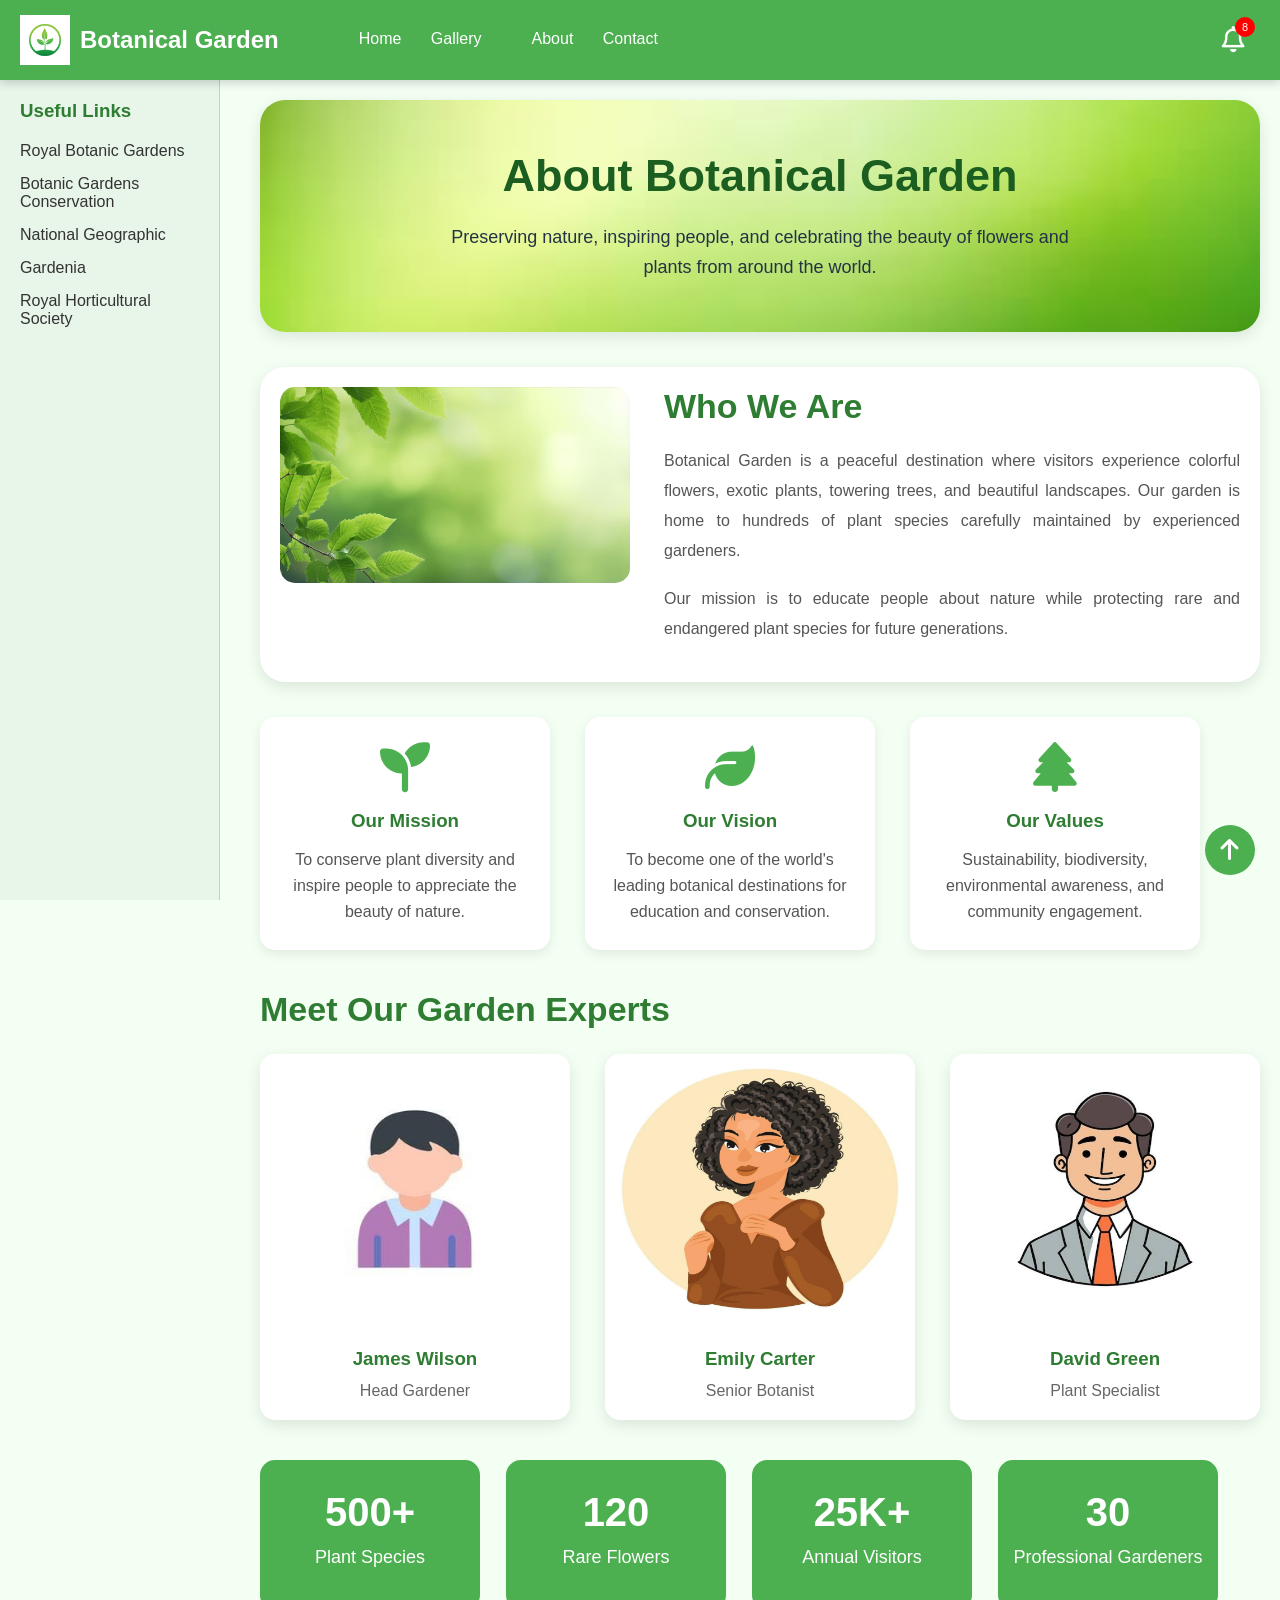
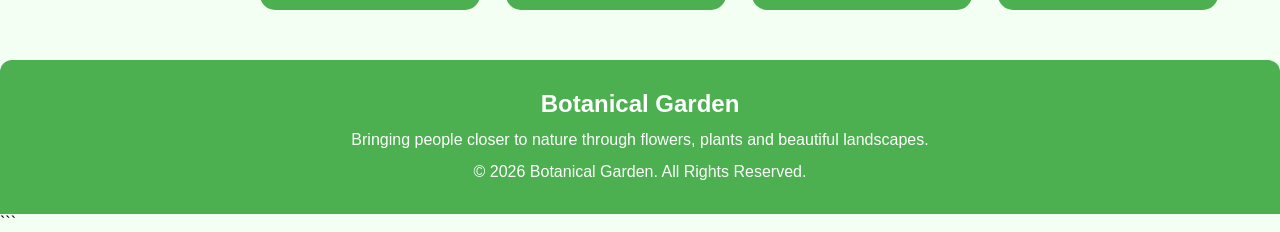
<file: about.html>
<!DOCTYPE html>
<html lang="en">

<head>

    <meta charset="UTF-8">
    <meta name="viewport" content="width=device-width, initial-scale=1.0">

    <title>Botanical Garden</title>

    <link rel="stylesheet" href="style.css">
<link rel="stylesheet" href="about.css">
    <link rel="stylesheet"
        href="https://cdnjs.cloudflare.com/ajax/libs/font-awesome/6.7.2/css/all.min.css">
<link rel="icon" href="https://marketplace.canva.com/ARZ8E/MAFmAUARZ8E/1/tl/canva-natural-leaf-icon.-100%25-naturals-vector-image-MAFmAUARZ8E.png" type="image/.wepb">
</head>

<body id="top">

<header>

    <div class="logo">

        <img src="images/logo.png" alt="Logo">

        <h2>Botanical Garden</h2>

    </div>

    <nav>

      
    <ul class="menu">

                <li><a href="index.html">Home</a></li>
               
                <li><a href="gallery.html">Gallery</a><li>
                <li><a href="about.html">About</a></li>
                <li><a href="contact.html">Contact</a></li>

            </ul>

    </nav>

    <div class="bell">

        <i class="fa-regular fa-bell"></i>

        <span>8</span>

    </div>

    <div class="clear"></div>

</header>

<aside>

    <h3>Useful Links</h3>

    <ul>

        <li><a href="https://www.kew.org" target="_blank">Royal Botanic Gardens</a></li>

        <li><a href="https://www.bgci.org" target="_blank">Botanic Gardens Conservation</a></li>

        <li><a href="https://www.nationalgeographic.com" target="_blank">National Geographic</a></li>

        <li><a href="https://www.gardenia.net" target="_blank">Gardenia</a></li>

        <li><a href="https://www.rhs.org.uk" target="_blank">Royal Horticultural Society</a></li>

    </ul>

</aside>

<main class="main">

    <section class="about-banner">

        <h1>About Botanical Garden</h1>

        <p>

            Preserving nature, inspiring people, and celebrating
            the beauty of flowers and plants from around the world.

        </p>

    </section>

    <section class="about-intro">

        <div class="about-image">

            <img src="images/banner.jpg" alt="Botanical Garden">

        </div>

        <div class="about-content">

            <h2>Who We Are</h2>

            <p>

                Botanical Garden is a peaceful destination where visitors
                experience colorful flowers, exotic plants, towering trees,
                and beautiful landscapes. Our garden is home to hundreds of
                plant species carefully maintained by experienced gardeners.

            </p>

            <p>

                Our mission is to educate people about nature while protecting
                rare and endangered plant species for future generations.

            </p>

        </div>

        <div class="clear"></div>

    </section>

    <section class="mission-section">

        <div class="mission-card">

            <i class="fa-solid fa-seedling"></i>

            <h3>Our Mission</h3>

            <p>

                To conserve plant diversity and inspire people to
                appreciate the beauty of nature.

            </p>

        </div>

        <div class="mission-card">

            <i class="fa-solid fa-leaf"></i>

            <h3>Our Vision</h3>

            <p>

                To become one of the world's leading botanical
                destinations for education and conservation.

            </p>

        </div>

        <div class="mission-card">

            <i class="fa-solid fa-tree"></i>

            <h3>Our Values</h3>

            <p>

                Sustainability, biodiversity, environmental awareness,
                and community engagement.

            </p>

        </div>
 <div class="clear"></div>
    </section>
 <div class="clear"></div>
    <section class="team-section">

        <h2>Meet Our Garden Experts</h2>

        <div class="team-grid">

            <div class="team-card">

                <img src="images/team1.jpg" alt="Head Gardener">

                <h3>James Wilson</h3>

                <p>Head Gardener</p>

            </div>

            <div class="team-card">

                <img src="images/team2.jpg" alt="Botanist">

                <h3>Emily Carter</h3>

                <p>Senior Botanist</p>

            </div>

            <div class="team-card">

                <img src="images/team3.jpg" alt="Plant Specialist">

                <h3>David Green</h3>

                <p>Plant Specialist</p>

            </div>

        </div>
 <div class="clear"></div>
    </section>

    <section class="stats-section">

        <div class="stat-card">

            <h2>500+</h2>

            <p>Plant Species</p>

        </div>

        <div class="stat-card">

            <h2>120</h2>

            <p>Rare Flowers</p>

        </div>

        <div class="stat-card">

            <h2>25K+</h2>

            <p>Annual Visitors</p>

        </div>

        <div class="stat-card">

            <h2>30</h2>

            <p>Professional Gardeners</p>

        </div>
 <div class="clear"></div>
    </section>
<!-- 
    <div class="ad">

        <img src="images/ad.jpg" alt="Advertisement">

        <h3>Flower Festival</h3>

        <p>

            Visit our annual Botanical Flower Festival this weekend.

        </p>

    </div> -->

    <a href="#top" class="top">

        <i class="fa-solid fa-arrow-up"></i>

    </a>

</main>

<footer>

    <h2>Botanical Garden</h2>

    <p>

        Bringing people closer to nature through flowers,
        plants and beautiful landscapes.

    </p>

    <p>

        © 2026 Botanical Garden. All Rights Reserved.

    </p>

</footer>

</body>

</html>
```
</file>
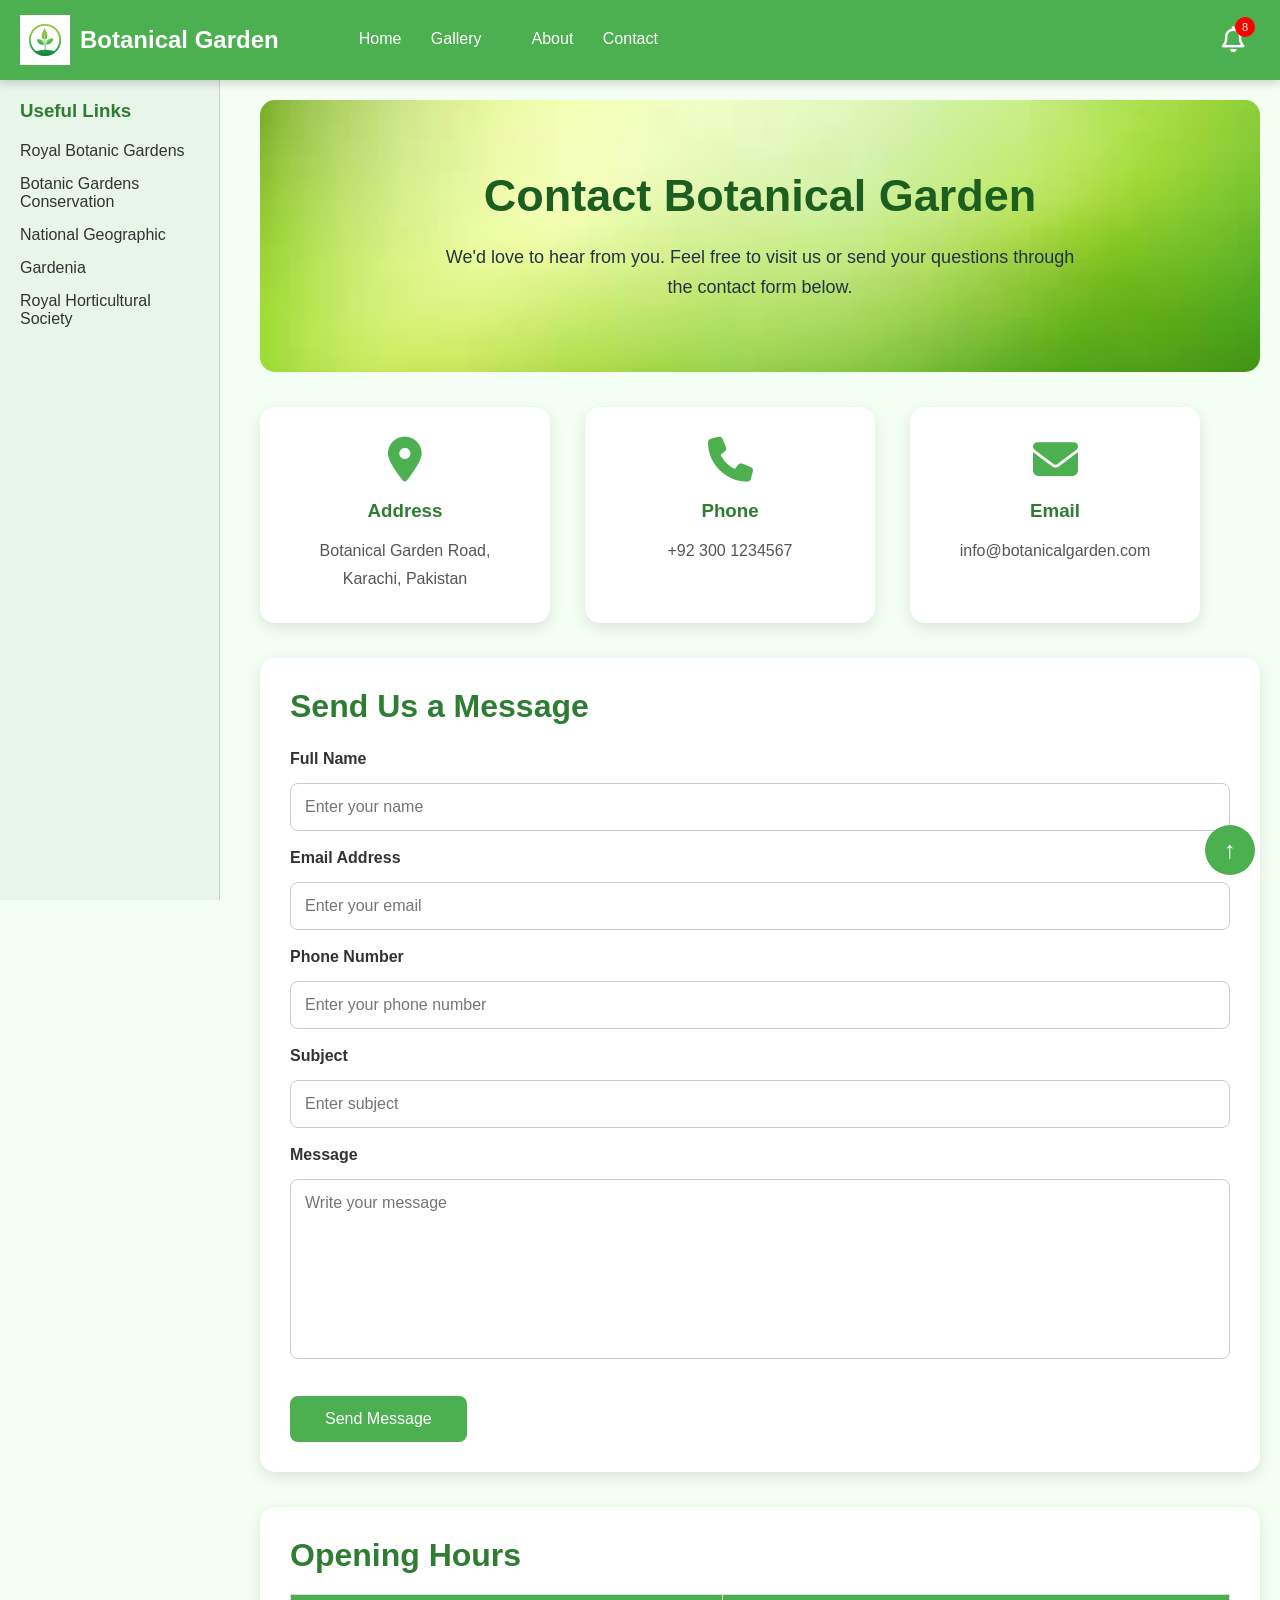
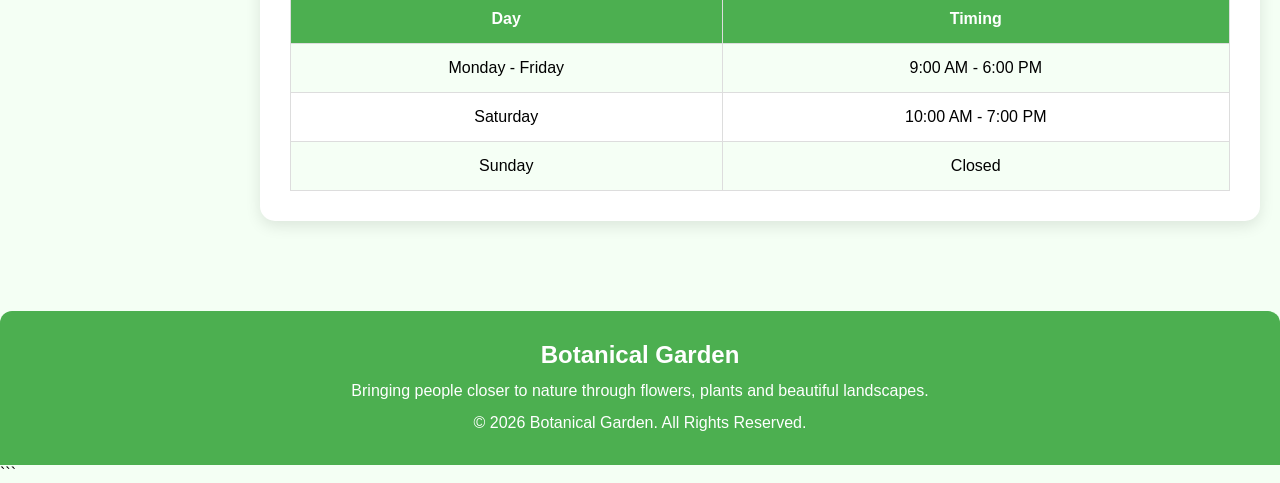
<file: contact.html>
<!DOCTYPE html>
<html lang="en">

<head>

    <meta charset="UTF-8">
    <meta name="viewport" content="width=device-width, initial-scale=1.0">

    <title>Botanical Garden</title>

    <link rel="stylesheet" href="style.css">
    <link rel="stylesheet" href="contact.css">

    <link rel="stylesheet"
        href="https://cdnjs.cloudflare.com/ajax/libs/font-awesome/6.7.2/css/all.min.css">
<link rel="icon" href="https://marketplace.canva.com/ARZ8E/MAFmAUARZ8E/1/tl/canva-natural-leaf-icon.-100%25-naturals-vector-image-MAFmAUARZ8E.png" type="image/.wepb">
</head>

<body id="top">

<header>

    <div class="logo">

        <img src="images/logo.png" alt="Logo">

        <h2>Botanical Garden</h2>

    </div>

    <nav>

      <ul class="menu">

                <li><a href="index.html">Home</a></li>
              
                <li><a href="gallery.html">Gallery</a><li>
                <li><a href="about.html">About</a></li>
                <li><a href="contact.html">Contact</a></li>

            </ul>
    </nav>

    <div class="bell">

        <i class="fa-regular fa-bell"></i>

        <span>8</span>

    </div>

    <div class="clear"></div>

</header>

<aside>

    <h3>Useful Links</h3>

    <ul>

        <li><a href="https://www.kew.org" target="_blank">Royal Botanic Gardens</a></li>

        <li><a href="https://www.bgci.org" target="_blank">Botanic Gardens Conservation</a></li>

        <li><a href="https://www.nationalgeographic.com" target="_blank">National Geographic</a></li>

        <li><a href="https://www.gardenia.net" target="_blank">Gardenia</a></li>

        <li><a href="https://www.rhs.org.uk" target="_blank">Royal Horticultural Society</a></li>

    </ul>

</aside>

<div class="main">

    <section class="contact-banner">

        <h1>Contact Botanical Garden</h1>

        <p>

            We'd love to hear from you. Feel free to visit us or
            send your questions through the contact form below.

        </p>

    </section>

    <section class="contact-details">

        <div class="info-box">

            <i class="fa-solid fa-location-dot"></i>

            <h3>Address</h3>

            <p>

                Botanical Garden Road,<br>

                Karachi, Pakistan

            </p>

        </div>

        <div class="info-box">

            <i class="fa-solid fa-phone"></i>

            <h3>Phone</h3>

            <p>

                +92 300 1234567 <br><br>

            </p>

        </div>

        <div class="info-box" class="email1">

            <i class="fa-solid fa-envelope"></i>

            <h3>Email</h3>

            <p>

                info@botanicalgarden.com <br><br>

            </p>

        </div>

        <div class="clear"></div>

    </section>

    <section class="contact-form-section">

        <h2>Send Us a Message</h2>

        <form>

            <label>Full Name

            <input type="text" placeholder="Enter your name" required></label>

            <label>Email Address

            <input type="email" placeholder="Enter your email"></label>

            <label>Phone Number

            <input type="tel" placeholder="Enter your phone number"></label>

            <label>Subject

            <input type="text" placeholder="Enter subject"></label>

            <label>Message

            <textarea placeholder="Write your message"></textarea></label>

            <button type="submit">

                Send Message

            </button>

        </form>

    </section>

    <section class="opening-hours">

        <h2>Opening Hours</h2>

        <table>

            <tr>

                <th>Day</th>

                <th>Timing</th>

            </tr>

            <tr>

                <td>Monday - Friday</td>

                <td>9:00 AM - 6:00 PM</td>

            </tr>

            <tr>

                <td>Saturday</td>

                <td>10:00 AM - 7:00 PM</td>

            </tr>

            <tr>

                <td>Sunday</td>

                <td>Closed</td>

            </tr>

        </table>

    </section>
<!-- 
    <div class="ad">

        <img src="images/ad.jpg" alt="Advertisement">

        <h3>Flower Festival</h3>

        <p>

            Join us this weekend for our annual flower exhibition.

        </p>

    </div> -->

    <a href="#top" class="top">

        ↑

    </a>

</div>

<footer>

    <h2>Botanical Garden</h2>

    <p>

        Bringing people closer to nature through flowers,
        plants and beautiful landscapes.

    </p>

    <p>

        © 2026 Botanical Garden. All Rights Reserved.

    </p>

</footer>

</body>

</html>
```
</file>
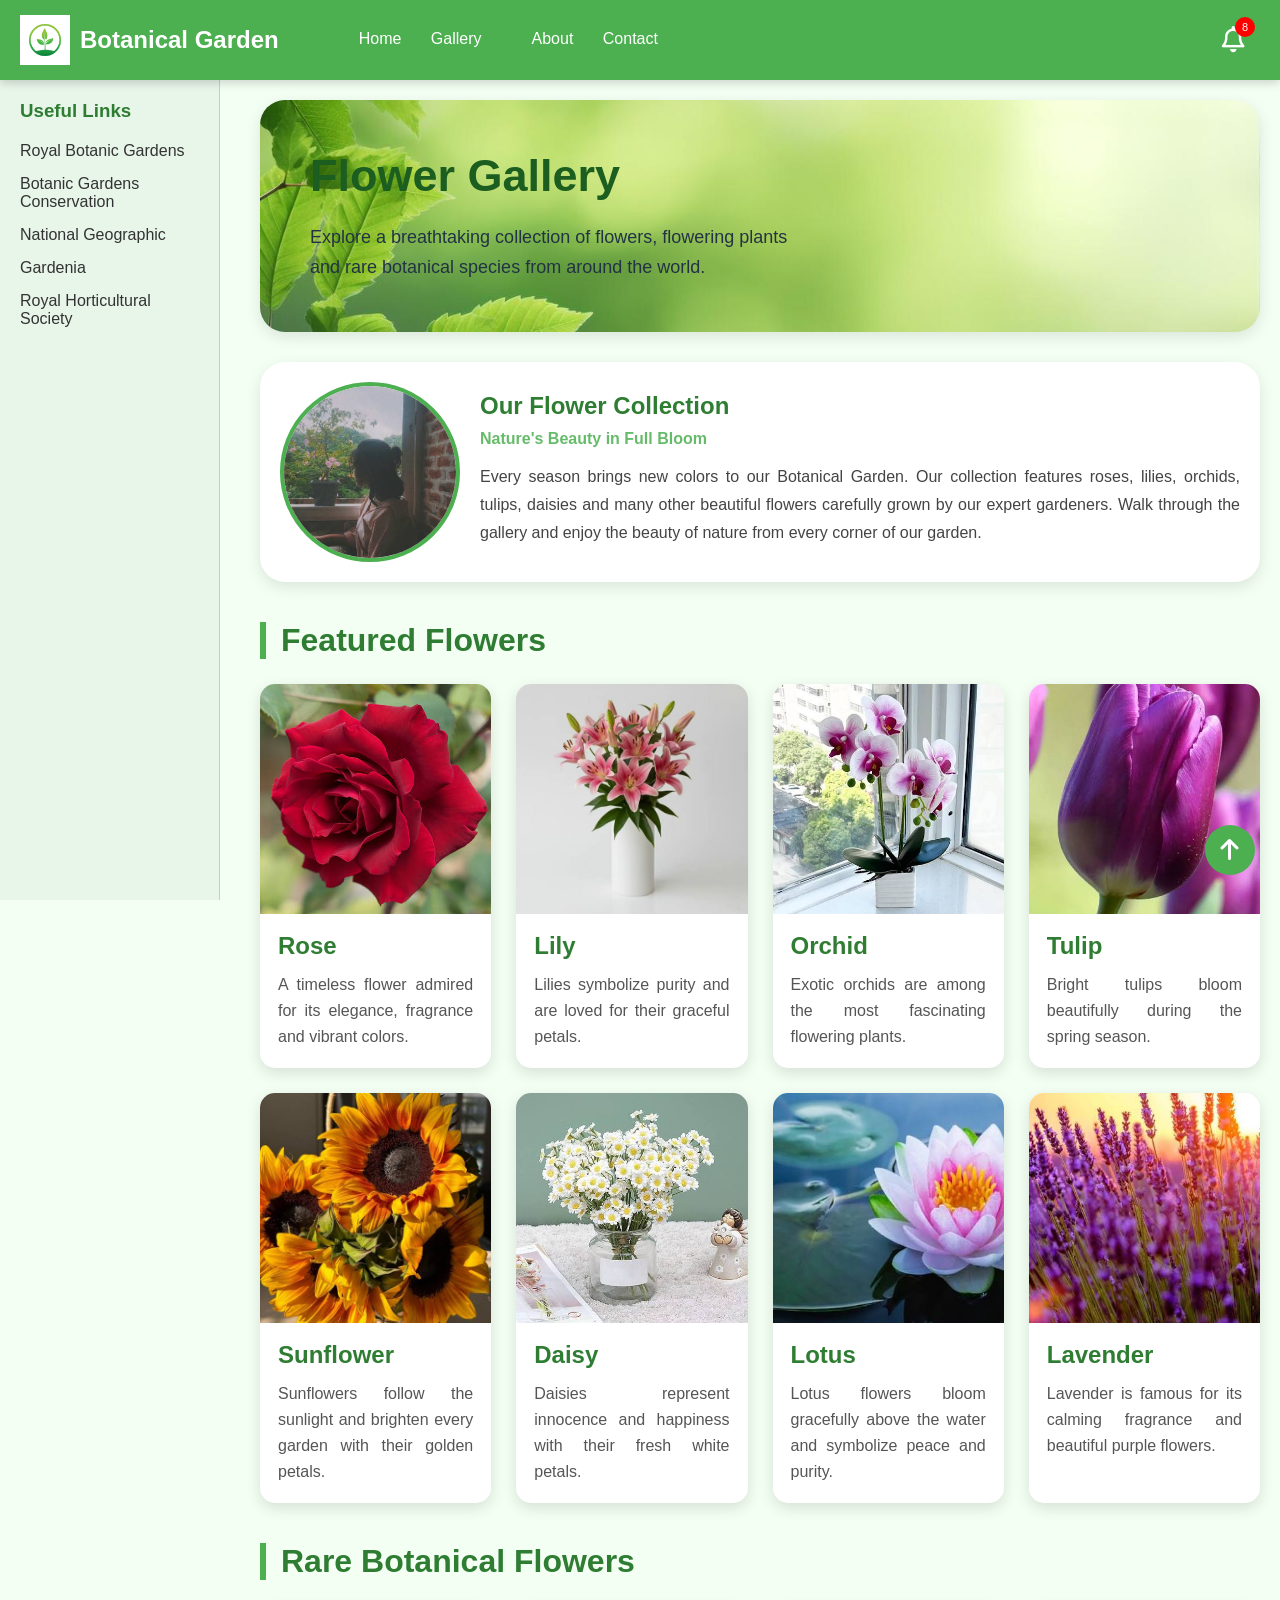
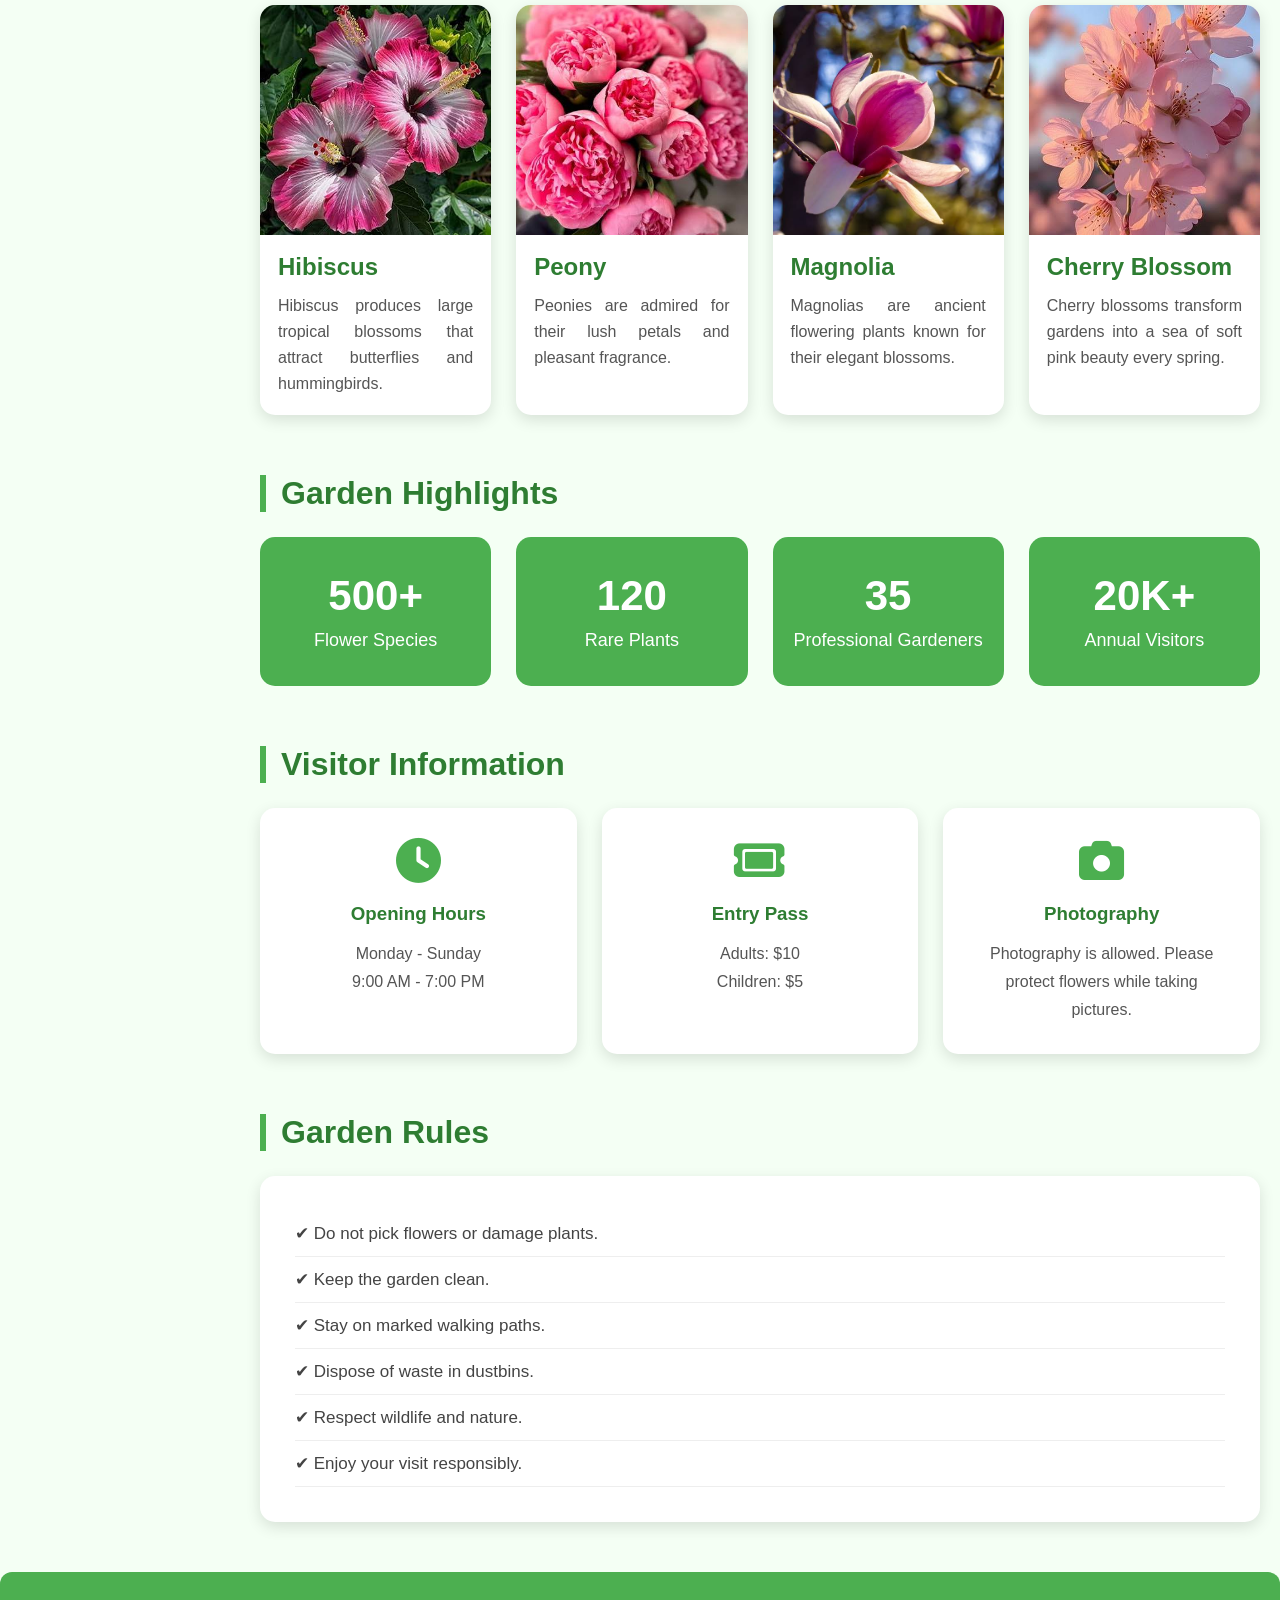
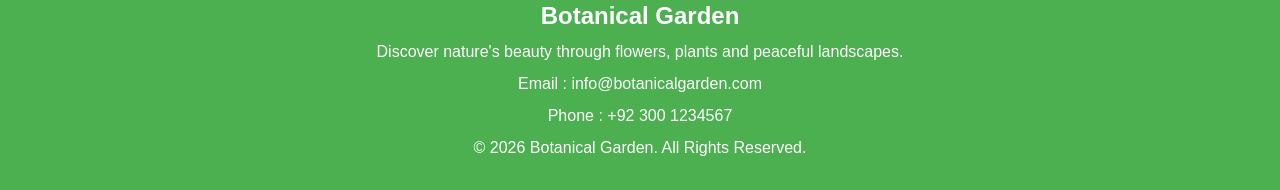
<file: gallery.html>
<!DOCTYPE html>
<html lang="en">

<head>

    <meta charset="UTF-8">
    <meta name="viewport" content="width=device-width, initial-scale=1.0">
    <title>Botanical Garden</title>

    <link rel="stylesheet" href="style.css">
<link rel="stylesheet" href="gallery.css">
    <link rel="stylesheet"
        href="https://cdnjs.cloudflare.com/ajax/libs/font-awesome/6.7.2/css/all.min.css">
<link rel="icon" href="https://marketplace.canva.com/ARZ8E/MAFmAUARZ8E/1/tl/canva-natural-leaf-icon.-100%25-naturals-vector-image-MAFmAUARZ8E.png" type="image/.wepb">
</head>

<body id="top">

<header>

    <div class="logo">

        <img src="images/logo.png" alt="Botanical Garden Logo">

        <h2>Botanical Garden</h2>

    </div>

    <ul class="menu">

                <li><a href="index.html">Home</a></li>
               
                <li><a href="gallery.html">Gallery</a><li>
                <li><a href="about.html">About</a></li>
                <li><a href="contact.html">Contact</a></li>

            </ul>

    <div class="bell">

        <i class="fa-regular fa-bell"></i>

        <span>8</span>

    </div>

    <div class="clear"></div>

</header>

<aside>

    <h3>Useful Links</h3>

    <ul>

        <li>
            <a href="https://www.kew.org" target="_blank">
                Royal Botanic Gardens
            </a>
        </li>

        <li>
            <a href="https://www.bgci.org" target="_blank">
                Botanic Gardens Conservation
            </a>
        </li>

        <li>
            <a href="https://www.nationalgeographic.com" target="_blank">
                National Geographic
            </a>
        </li>

        <li>
            <a href="https://www.gardenia.net" target="_blank">
                Gardenia
            </a>
        </li>

        <li>
            <a href="https://www.rhs.org.uk" target="_blank">
                Royal Horticultural Society
            </a>
        </li>

    </ul>

</aside>

<main class="main">

    <section class="banner">

        <h1>Flower Gallery</h1>

        <p>

            Explore a breathtaking collection of flowers,
            flowering plants and rare botanical species
            from around the world.

        </p>

    </section>

    <section class="profile">

        <img src="images/gardener.jpg" alt="Flower Collection">

        <div class="text">

            <h2>Our Flower Collection</h2>

            <h4>Nature's Beauty in Full Bloom</h4>

            <p>

                Every season brings new colors to our Botanical
                Garden. Our collection features roses, lilies,
                orchids, tulips, daisies and many other beautiful
                flowers carefully grown by our expert gardeners.
                Walk through the gallery and enjoy the beauty of
                nature from every corner of our garden.

            </p>

        </div>

        <div class="clear"></div>

    </section>

    <section class="gallery-section">

        <h2 class="section-title">

            Featured Flowers

        </h2>

        <div class="gallery-grid">

            <article class="gallery-card">

                <img src="images/rose.jpg" alt="Rose">

                <div class="gallery-content">

                    <h3>Rose</h3>

                    <p>

                        A timeless flower admired for its
                        elegance, fragrance and vibrant colors.

                    </p>

                </div>

            </article>

            <article class="gallery-card">

                <img src="images/lily.jpg" alt="Lily">

                <div class="gallery-content">

                    <h3>Lily</h3>

                    <p>

                        Lilies symbolize purity and are loved
                        for their graceful petals.

                    </p>

                </div>

            </article>

            <article class="gallery-card">

                <img src="images/orchid.jpg" alt="Orchid">

                <div class="gallery-content">

                    <h3>Orchid</h3>

                    <p>

                        Exotic orchids are among the most
                        fascinating flowering plants.

                    </p>

                </div>

            </article>

            <article class="gallery-card">

                <img src="images/tulip.jpg" alt="Tulip">

                <div class="gallery-content">

                    <h3>Tulip</h3>

                    <p>

                        Bright tulips bloom beautifully during
                        the spring season.

                    </p>

                </div>

            </article>
                        <article class="gallery-card">

                <img src="images/sunflower.jpg" alt="Sunflower">

                <div class="gallery-content">

                    <h3>Sunflower</h3>

                    <p>

                        Sunflowers follow the sunlight and brighten every
                        garden with their golden petals.

                    </p>

                </div>

            </article>

            <article class="gallery-card">

                <img src="images/daisy.jpg" alt="Daisy">

                <div class="gallery-content">

                    <h3>Daisy</h3>

                    <p>

                        Daisies represent innocence and happiness with
                        their fresh white petals.

                    </p>

                </div>

            </article>

            <article class="gallery-card">

                <img src="images/lotus.jpg" alt="Lotus">

                <div class="gallery-content">

                    <h3>Lotus</h3>

                    <p>

                        Lotus flowers bloom gracefully above the water
                        and symbolize peace and purity.

                    </p>

                </div>

            </article>

            <article class="gallery-card">

                <img src="images/lavender.jpg" alt="Lavender">

                <div class="gallery-content">

                    <h3>Lavender</h3>

                    <p>

                        Lavender is famous for its calming fragrance
                        and beautiful purple flowers.

                    </p>

                </div>

            </article>

        </div>

    </section>

    <section class="gallery-section">

        <h2 class="section-title">

            Rare Botanical Flowers

        </h2>

        <div class="gallery-grid">

            <article class="gallery-card">

                <img src="images/hibiscus.jpg" alt="Hibiscus">

                <div class="gallery-content">

                    <h3>Hibiscus</h3>

                    <p>

                        Hibiscus produces large tropical blossoms that
                        attract butterflies and hummingbirds.

                    </p>

                </div>

            </article>

            <article class="gallery-card">

                <img src="images/peony.jpg" alt="Peony">

                <div class="gallery-content">

                    <h3>Peony</h3>

                    <p>

                        Peonies are admired for their lush petals
                        and pleasant fragrance.

                    </p>

                </div>

            </article>

            <article class="gallery-card">

                <img src="images/magolia.jpg" alt="Magnolia">

                <div class="gallery-content">

                    <h3>Magnolia</h3>

                    <p>

                        Magnolias are ancient flowering plants known
                        for their elegant blossoms.

                    </p>

                </div>

            </article>

            <article class="gallery-card">

                <img src="images/cherry.jpg" alt="Cherry Blossom">

                <div class="gallery-content">

                    <h3>Cherry Blossom</h3>

                    <p>

                        Cherry blossoms transform gardens into a sea
                        of soft pink beauty every spring.

                    </p>

                </div>

            </article>

        </div>

    </section>

    <section class="garden-facts">

        <h2 class="section-title">

            Garden Highlights

        </h2>

        <div class="fact-grid">

            <div class="fact-card">

                <h3>500+</h3>

                <p>Flower Species</p>

            </div>

            <div class="fact-card">

                <h3>120</h3>

                <p>Rare Plants</p>

            </div>

            <div class="fact-card">

                <h3>35</h3>

                <p>Professional Gardeners</p>

            </div>

            <div class="fact-card">

                <h3>20K+</h3>

                <p>Annual Visitors</p>

            </div>

        </div>

    </section>
        <section class="visitor-section">

        <h2 class="section-title">

            Visitor Information

        </h2>

        <div class="visitor-grid">

            <article class="visitor-card">

                <i class="fa-solid fa-clock"></i>

                <h3>Opening Hours</h3>

                <p>

                    Monday - Sunday

                    <br>

                    9:00 AM - 7:00 PM

                </p>

            </article>

            <article class="visitor-card">

                <i class="fa-solid fa-ticket"></i>

                <h3>Entry Pass</h3>

                <p>

                    Adults: $10

                    <br>

                    Children: $5

                </p>

            </article>

            <article class="visitor-card">

                <i class="fa-solid fa-camera"></i>

                <h3>Photography</h3>

                <p>

                    Photography is allowed.

                    Please protect flowers while taking pictures.

                </p>

            </article>

        </div>

    </section>

  <!-- Garden Rules -->

    <section class="visitor-section">

        <h2 class="section-title">

            Garden Rules

        </h2>

        <div class="rules">

            <ul>

                <li>✔ Do not pick flowers or damage plants.</li>

                <li>✔ Keep the garden clean.</li>

                <li>✔ Stay on marked walking paths.</li>

                <li>✔ Dispose of waste in dustbins.</li>

                <li>✔ Respect wildlife and nature.</li>

                <li>✔ Enjoy your visit responsibly.</li>

            </ul>

        </div>

    </section>

</main>

<!-- 

<div class="ad">

    <img src="images/ad.jpg" alt="Flower Festival">

    <h3>Flower Festival 2026</h3>

    <p>

        Visit our annual Botanical Flower Festival
        and explore hundreds of blooming flowers.

    </p>

</div> -->



<a href="#top" class="top">

    <i class="fa-solid fa-arrow-up"></i>

</a>



<footer>

    <h2>Botanical Garden</h2>

    <p>

        Discover nature's beauty through flowers,
        plants and peaceful landscapes.

    </p>

    <p>

        Email : info@botanicalgarden.com

    </p>

    <p>

        Phone : +92 300 1234567

    </p>

    <p>

        © 2026 Botanical Garden. All Rights Reserved.

    </p>

</footer>

</body>

</html>
</file>
<file: style.css>
* {
  margin: 0;
  padding: 0;
  box-sizing: border-box;
  font-family: Arial, Helvetica, sans-serif;
}

body {
  background: #f4fff4;
}

/*  Clear  */

.clear {
  clear: both;
}

/*  Header  */

header {
  width: 100%;
  height: 80px;

  background: #4caf50;
z-index: 999;

  top: 0;
  left: 0;
position: sticky;
top: 0;
 

  box-shadow: 0 2px 10px rgba(0, 0, 0, 0.2);
}

/*  Logo  */

.logo {
  float: left;
  margin-left: 20px;
  margin-top: 15px;
}

.logo img {
  width: 50px;

  float: left;

  margin-right: 10px;
}

.logo h2 {
  float: left;

  color: white;

  line-height: 50px;
}

/*  Menu  */

.menu {
  list-style: none;

  float: left;

  margin-left: 80px;
  margin-top: 30px;
}

.menu li {
  display: inline-block;

  margin-right: 25px;
}

.menu li a {
  color: white;

  text-decoration: none;

  transition: 1.3s;
}

.menu li a:hover {
  color: #dfffd6;
   transform: translateY(-8px);
padding: 10px;
  box-shadow: 0 12px 25px rgba(0, 0, 0, 0.15);
  background-color: #66bb6a;

}

.menu li a:active{
  font-weight: 400;
    border: 2px solid rgb(11, 79, 11);
}
/*  Notification  */

.bell {
  float: right;

  margin-right: 35px;
  margin-top: 25px;

  font-size: 26px;

  color: white;

  position: relative;

  cursor: pointer;
}

.bell span {
  width: 20px;
  height: 20px;

  background: red;

  color: white;

  border-radius: 50%;

  position: absolute;

  top: -8px;
  right: -10px;

  text-align: center;

  line-height: 20px;

  font-size: 11px;
}

/*  Sidebar  */

aside {
  width: 220px;

  background: #e8f5e9;

  position: fixed;

  top: 80px;
  left: 0px;
  bottom: 0px;

  padding: 20px;

  border-right: 1px solid #cccccc;
}

aside h3 {
  color: #2e7d32;

  margin-bottom: 20px;
}

aside ul {
  list-style-type: none;
}

aside li {
  margin-bottom: 15px;
}

aside a {
  text-decoration: none;

  color: #333;

  transition: 0.3s;
}

aside a:hover {
  color: #2e7d32;

  padding-left: 8px;
}

/*  Main  */

.main {
  margin-left: 240px;

 

  padding: 20px;
}

/*  Banner  */

.banner {
  background: white;

  border-radius: 25px;

  padding: 50px;

  background-image: url(images/banner.jpg);

  background-size: cover;

  background-position: center;

  box-shadow: 0 5px 15px rgba(0, 0, 0, 0.1);
}

.banner h1 {
  color: #1b5e20;

  font-size: 45px;

  margin-bottom: 20px;
}

.banner p {
  width: 55%;

  font-size: 18px;

  line-height: 30px;

  color: #234;
}

/* Profile Section */

.profile {
  width: 100%;

  background: white;

  margin-top: 30px;

  padding: 20px;

  border-radius: 25px;

  box-shadow: 0 5px 15px rgba(0, 0, 0, 0.1);

 
}

.profile img {
  width: 180px;
  height: 180px;

  float: left;

  margin-right: 20px;

  border-radius: 50%;

  border: 4px solid #4caf50;
}

.text {
  padding-top: 10px;
}

.text h2 {
  color: #2e7d32;

  margin-bottom: 10px;
}

.text h4 {
  color: #66bb6a;

  margin-bottom: 15px;
}

.text p {
  color: #444;

  line-height: 28px;

  text-align: justify;
}

/* Cards */

.cards {
  margin-top: 35px;

}

.card {
  width: 31%;

  float: left;

  margin-right: 20px;

  margin-bottom: 25px;

  background: white;

  border-radius: 15px;

  padding: 15px;

  box-shadow: 0 4px 12px rgba(0, 0, 0, 0.08);

  transition: 0.3s;
  position: relative;
}

/* .card:nth-child(3),
.card:nth-child(6) {
  margin-right: 0;
} */

.card:hover {
  transform: translateY(-8px);

  box-shadow: 0 12px 25px rgba(0, 0, 0, 0.15);
}

/* NEW Badge */
div span{
  display: inline-block;
}

.new {
 position: absolute;
 top: 5px;
 right: 5px;
  background: #ff4d4d;

  color: white;

  padding: 4px 10px;

  border-radius: 20px;

  font-size: 11px;


}

.card:hover .new{

    background:red;

    transform:scale(1.2);

    transition:.3s;
  font-weight: bold;
}

/* Card Image */

.card img {
  width: 110px;
  height: 110px;

  float: left;

  margin-right: 15px;

  border-radius: 10px;
}

.card h2 {
  color: #2e7d32;

  margin-bottom: 10px;

  font-size: 22px;
}

.card p {
  color: #555;

  line-height: 24px;

  text-align: justify;
}

/* Floating Advertisement */

.ad {
  width: 180px;

  background: white;

  position: fixed;

  right: 20px;

  top: 180px;

  padding: 15px;

  border-radius: 200px;

  text-align: center;

  box-shadow: 0 5px 15px rgba(0, 0, 0, 0.2);

  /* z-index:-1 */
}

.ad img {
  width: 80%;

  border-radius: 200px;

  margin-bottom: 10px;
}

.ad h3 {
  color: #2e7d32;

  margin-bottom: 8px;
}

.ad p {
  color: #666;

  font-size: 14px;
}

/* Go To Top Button */

.top {
  width: 50px;
  height: 50px;

  background: #4caf50;

  color: white;

  text-decoration: none;

  text-align: center;

  line-height: 50px;

  font-size: 24px;

  border-radius: 50%;

  position: fixed;

  right: 25px;

  bottom: 25px;

  transition: 0.3s;
}

.top:hover {
  background: #2e7d32;

  transform: scale(1.1);
}

/* Footer */

footer {
  background: #4caf50;

  color: white;

  text-align: center;

  padding: 30px;

  margin-top: 30px;

  border-radius: 12px 12px 0 0;
}

footer h2 {
  margin-bottom: 10px;
}

footer p {
  margin-top: 8px;

  line-height: 24px;
}
</file>
<file: about.css>
.about-banner{

    background:url("images/about-banner.jpg");

    background-size:cover;

    background-position:center;

    border-radius:25px;

    padding:50px 30px;

    text-align:center;

    margin-bottom:35px;

    box-shadow: 0 5px 15px rgba(0, 0, 0, 0.1);

}

.about-banner h1{

    color:#1b5e20;

    font-size:45px;

    margin-bottom:20px;

}

.about-banner p{

    width:70%;

    margin:auto;

    color:#234;

    font-size:18px;

    line-height:30px;

}


.about-intro{

    background:#ffffff;

    border-radius:25px;

    padding:20px;

    box-shadow:0 5px 15px rgba(0,0,0,.1);

}

.about-image{

    width:350px;

    float:left;

}

.about-image img{

    width:100%;

    border-radius:15px;

}

.about-content{

    width:60%;

    float:right;

}

.about-content h2{

    color:#2e7d32;

    margin-bottom:20px;

    font-size:34px;

}

.about-content p{

    color:#555;

    line-height:30px;

    text-align:justify;

    margin-bottom:18px;

}



.mission-section{

    margin-top:35px;

}

.mission-card{

    width:29%;

    float:left;

    margin-right:3.5%;

    background:white;

    border-radius:15px;

    padding:25px;

    text-align:center;

    box-shadow:0 4px 12px rgba(0,0,0,.08);

    transition:.3s;

}

.mission-card:last-child{

    margin-right:0;

}

.mission-card:hover{

    transform:translateY(-8px);

}

.mission-card i{

    font-size:50px;

    color:#4caf50;

    margin-bottom:18px;

}

.mission-card h3{

    color:#2e7d32;

    margin-bottom:15px;

}

.mission-card p{

    color:#555;

    line-height:26px;

}



.team-section{

    margin-top:40px;

}

.team-section h2{

    color:#2e7d32;

    margin-bottom:25px;

    font-size:34px;

}

.team-card{

    width:31%;

    float:left;

    margin-right:3.5%;

    background:white;

    border-radius:15px;

    overflow:hidden;

    box-shadow:0 5px 15px rgba(0,0,0,.1);

    transition:.3s;

}

.team-card:last-child{

    margin-right:0;

}

.team-card:hover{

    transform:translateY(-8px);

}

.team-card img{

    width:100%;

    height:270px;

}

.team-card h3{

    color:#2e7d32;

    text-align:center;

    margin-top:20px;

}

.team-card p{

    color:#666;

    text-align:center;

    margin:12px 0 20px;

}



.stats-section{

    margin-top:40px;

}

.stat-card{

    width:22%;
height: 150px;
    float:left;

    margin-right:2.6%;

    background:#4caf50;

    color:white;

    text-align:center;

    border-radius:15px;

    padding:30px 15px;

    transition:.3s;

}

.stat-card:last-child{

    margin-right:0;

}

.stat-card:hover{

    background:#2e7d32;

    transform:translateY(-8px);

}

.stat-card h2{

    font-size:40px;

    margin-bottom:12px;

}

.stat-card p{

    font-size:18px;

}



.mission-section::after,
.team-section::after,
.stats-section::after,
.about-intro::after{

    content:"";

    display:block;


}
</file>
<file: contact.css>
.contact-banner {
  background: url("images/about-banner.jpg");

  background-size: cover;

  background-position: center;

  border-radius: 15px;

  padding: 70px 40px;

  text-align: center;

  margin-bottom: 35px;
}

.contact-banner h1 {
  color: #1b5e20;

  font-size: 45px;

  margin-bottom: 20px;
}

.contact-banner p {
  width: 70%;

  margin: auto;

  color: #234;

  font-size: 18px;

  line-height: 30px;
}

.contact-details {
  margin-bottom: 35px;
}

.info-box {
  width: 29%;

  float: left;

  margin-right: 3.5%;

  background: #ffffff;

  border-radius: 15px;

  padding: 30px 20px;

  text-align: center;

  box-shadow: 0 5px 15px rgba(0, 0, 0, 0.1);

  transition: 0.3s;
  display: inline-block;
}

.info-box:last-child {
  margin-right: 0;
}

.info-box:hover {
  transform: translateY(-8px);
}

.info-box i {
  font-size: 45px;

  color: #4caf50;

  margin-bottom: 18px;
}

.info-box h3 {
  color: #2e7d32;

  margin-bottom: 15px;
}

.info-box p {
  color: #555;

  line-height: 28px;
}

.email1 {
  position: absolute;
  top: 400px;
  right: 0px;
}

.contact-form-section {
  background: #ffffff;

  border-radius: 15px;

  padding: 30px;

  margin-bottom: 35px;

  box-shadow: 0 5px 15px rgba(0, 0, 0, 0.1);
}

.contact-form-section h2 {
  color: #2e7d32;

  margin-bottom: 25px;

  font-size: 32px;
}

.contact-form-section label {
  display: block;

  margin-top: 18px;

  margin-bottom: 8px;

  color: #333;

  font-weight: bold;
}

.contact-form-section input {
  width: 100%;

  padding: 14px;

  border: 1px solid #cccccc;

  border-radius: 8px;

  font-size: 16px;
}

.contact-form-section textarea {
  width: 100%;

  height: 180px;

  padding: 14px;

  border: 1px solid #cccccc;

  border-radius: 8px;

  resize: none;

  font-size: 16px;
}

.contact-form-section input:focus,
.contact-form-section textarea:focus {
  border-color: #4caf50;

  outline: none;
}

.contact-form-section button {
  margin-top: 25px;

  background: #4caf50;

  color: white;

  border: none;

  padding: 14px 35px;

  border-radius: 8px;

  cursor: pointer;

  font-size: 16px;

  transition: 0.3s;
}

.contact-form-section button:hover {
  background: #2e7d32;
}

.contact-form-section input,
textarea{
  margin-top: 15px;
}
.opening-hours {
  background: #ffffff;

  border-radius: 15px;

  padding: 30px;

  margin-bottom: 40px;

  box-shadow: 0 5px 15px rgba(0, 0, 0, 0.1);
}

.opening-hours h2 {
  color: #2e7d32;

  margin-bottom: 20px;

  font-size: 32px;
}

.opening-hours table {
  width: 100%;

  border-collapse: collapse;
}

.opening-hours th {
  background: #4caf50;

  color: white;

  padding: 15px;

  border: 1px solid #dddddd;
}

.opening-hours td {
  padding: 15px;

  border: 1px solid #dddddd;

  text-align: center;
}

.opening-hours tr:nth-child(even) {
  background: #f5fff5;
}

.opening-hours tr:hover {
  background: #e8f5e9;
}
</file>
<file: gallery.css>
/* Gallery Page*/

.gallery-section{
    margin-top:40px;
}

.section-title{

    color:#2e7d32;

    font-size:32px;

    margin-bottom:25px;

    border-left:6px solid #4caf50;

    padding-left:15px;

}
/* gallery-card-section */

.gallery-grid{

    display:grid;

    grid-template-columns:repeat(4,1fr);

    gap:25px;

}

.gallery-card{

    background:#ffffff;

    border-radius:15px;

    overflow:hidden;

    box-shadow:0 5px 15px rgba(0,0,0,.12);

    transition:.35s;

}

.gallery-card:hover{

    transform:translateY(-8px);

    box-shadow:0 15px 30px rgba(0,0,0,.18);

}

.gallery-card img{

    width:100%;

    height:230px;

    object-fit:cover;

    display:block;

}

.gallery-content{

    padding:18px;

}

.gallery-content h3{

    color:#2e7d32;

    margin-bottom:12px;

    font-size:24px;

}

.gallery-content p{

    color:#555;

    line-height:26px;

    text-align:justify;

}

.garden-facts{

    margin-top:60px;

}
 /* Garden Highlights */
.fact-grid{

    display:grid;

    grid-template-columns:repeat(4,1fr);

    gap:25px;

}

.fact-card{

    background:#4caf50;

    color:white;

    text-align:center;

    padding:35px 20px;

    border-radius:15px;

    transition:.35s;

}

.fact-card:hover{

    transform:translateY(-8px);

    background:#2e7d32;

}

.fact-card h3{

    font-size:42px;

    margin-bottom:10px;

}

.fact-card p{

    font-size:18px;

}


.visitor-section{

    margin-top:60px;

}

.visitor-grid{

    display:grid;

    grid-template-columns:repeat(3,1fr);

    gap:25px;

}

.visitor-card{

    background:white;

    padding:30px;

    border-radius:15px;

    text-align:center;

    box-shadow:0 5px 15px rgba(0,0,0,.12);

    transition:.35s;

}

.visitor-card:hover{

    transform:translateY(-8px);

}

.visitor-card i{

    font-size:45px;

    color:#4caf50;

    margin-bottom:20px;

}

.visitor-card h3{

    color:#2e7d32;

    margin-bottom:15px;

}

.visitor-card p{

    color:#555;

    line-height:28px;

}

/* Garden Rules*/

.rules{

    background:white;

    padding:35px;

    border-radius:15px;

    box-shadow:0 5px 15px rgba(0,0,0,.12);

}

.rules ul{

    list-style:none;

}

.rules li{

    padding:12px 0;

    border-bottom:1px solid #eeeeee;

    color:#444;

    font-size:17px;

}
</file>
